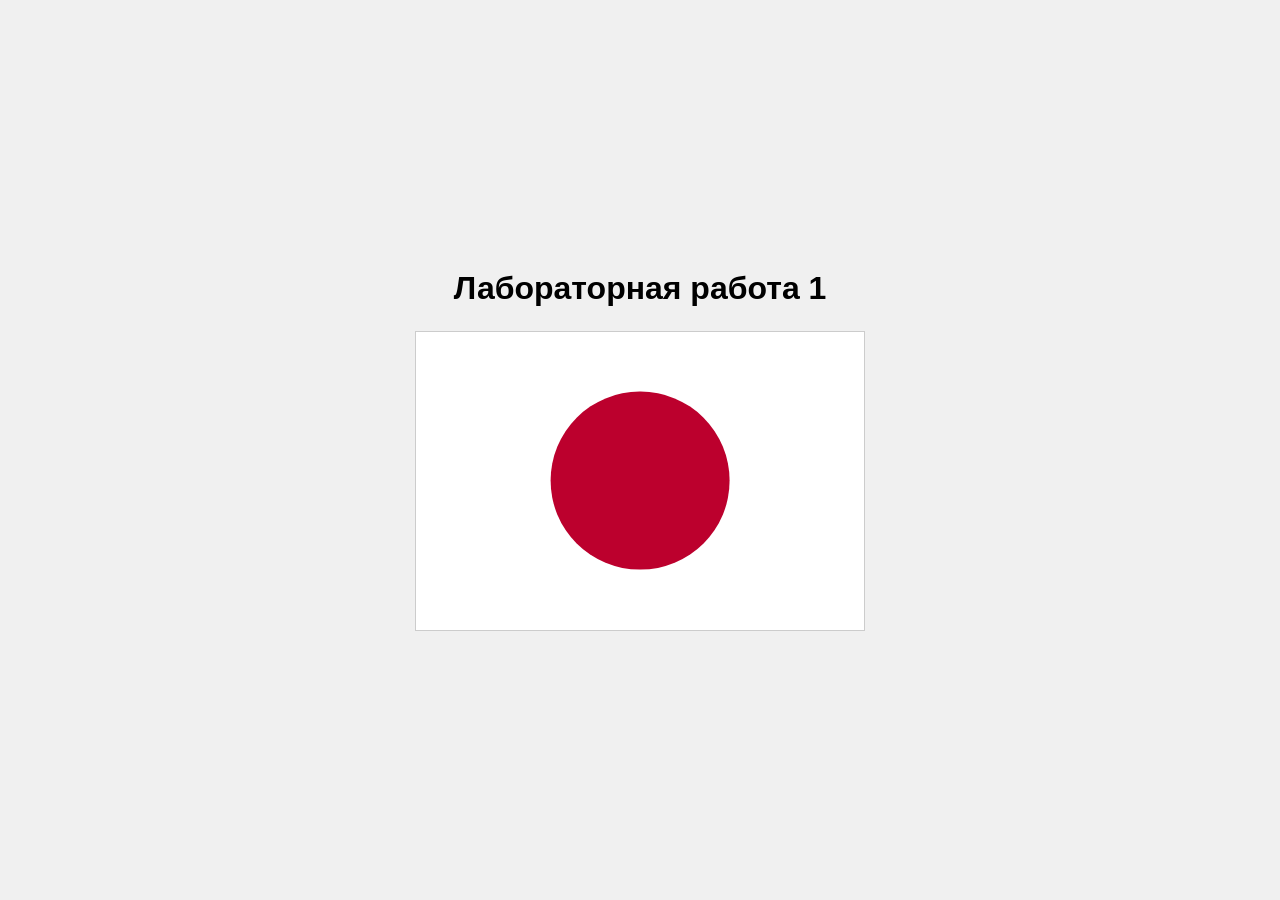
<file: alymov.alexander/lab1/index.html>
<!doctype html>
<html lang="ru">
  <head>
    <meta charset="UTF-8" />
    <meta name="viewport" content="width=device-width, initial-scale=1.0" />
    <title>Лабораторная работа 1</title>
    <link rel="stylesheet" href="styles.css" />
  </head>
  <body>
    <main>
      <h1>Лабораторная работа 1</h1>
      <div class="flag">
        <div class="flag-circle"></div>
      </div>
    </main>
  </body>
</html>
</file>
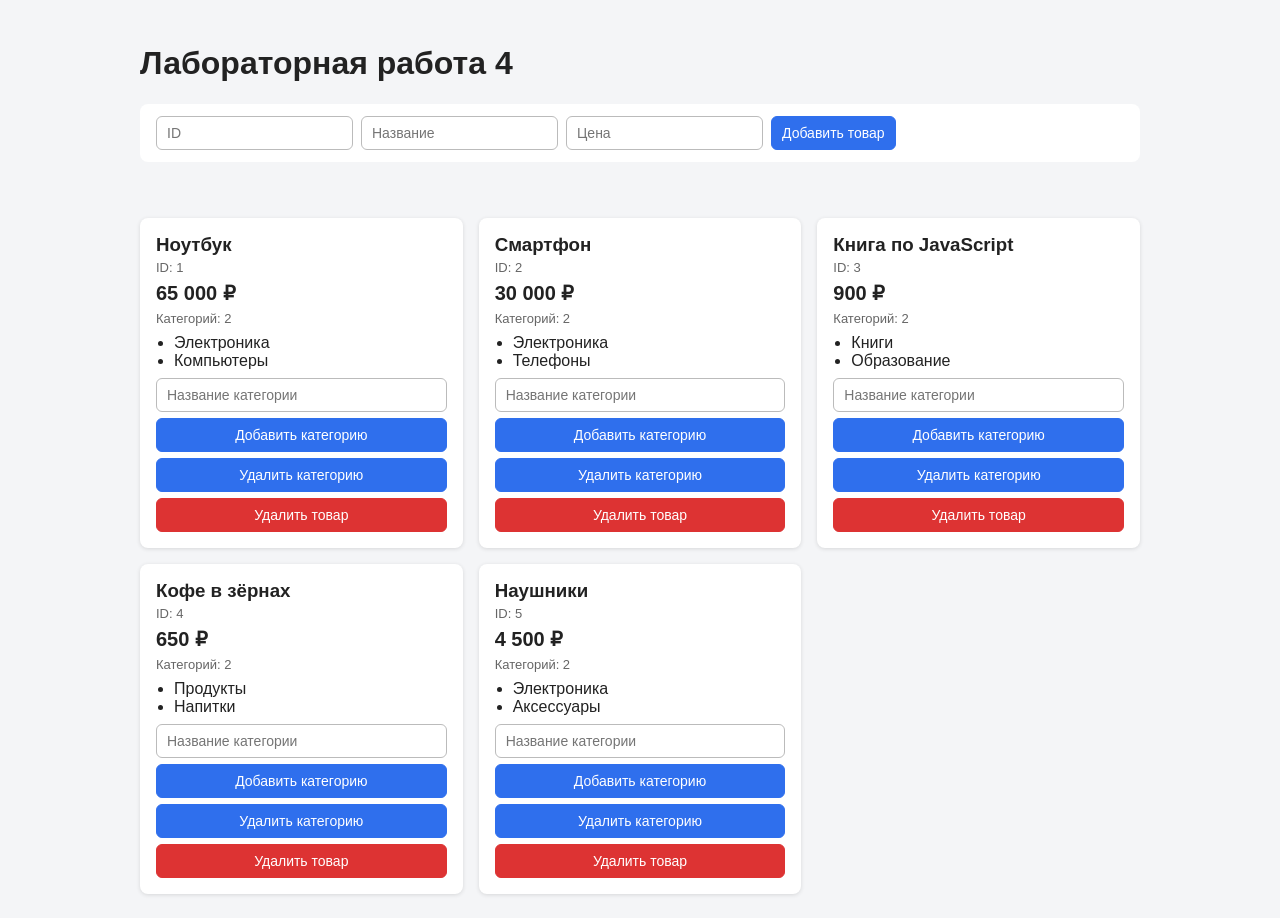
<file: alymov.alexander/lab4/index.html>
<!doctype html>
<html lang="ru">
  <head>
    <meta charset="UTF-8" />
    <meta name="viewport" content="width=device-width, initial-scale=1.0" />
    <title>Лабораторная работа 4</title>
    <link rel="stylesheet" href="styles.css" />
  </head>
  <body>
    <main>
      <h1>Лабораторная работа 4</h1>
      <form data-testid="entity-form">
        <input
          type="text"
          name="id"
          placeholder="ID"
          inputmode="numeric"
          aria-label="ID"
        />
        <input
          type="text"
          name="name"
          placeholder="Название"
          aria-label="Название"
        />
        <input
          type="text"
          name="price"
          placeholder="Цена"
          inputmode="decimal"
          aria-label="Цена"
        />
        <button type="submit">Добавить товар</button>
      </form>
      <p data-testid="status" class="status" role="status"></p>
      <section
        data-testid="entity-list"
        aria-label="Список элементов"
      ></section>
    </main>
    <script type="module" src="main.js"></script>
  </body>
</html>
</file>
<file: alymov.alexander/lab1/styles.css>
* {
  box-sizing: border-box;
}

:root {
  --flag-width: 450px;
}

body {
  margin: 0;
  font-family: Arial, sans-serif;
  background: #f0f0f0;
}

main {
  min-height: 100vh;
  display: flex;
  flex-direction: column;
  justify-content: center;
  align-items: center;
  gap: 24px;
}

h1 {
  margin: 0;
}

.flag {
  position: relative;
  width: var(--flag-width);
  max-width: 100%;
  aspect-ratio: 3 / 2;
  background: #fff;
  border: 1px solid #ccc;
}

.flag-circle {
  position: absolute;
  top: 50%;
  left: 50%;
  transform: translate(-50%, -50%);
  height: 60%;
  aspect-ratio: 1 / 1;
  border-radius: 50%;
  background: #bc002d;
}
</file>
<file: alymov.alexander/lab4/styles.css>
* {
  box-sizing: border-box;
}

body {
  margin: 0;
  padding: 24px;
  font-family: Arial, sans-serif;
  background: #f4f5f7;
  color: #222;
}

main {
  max-width: 1000px;
  margin: 0 auto;
}

form {
  display: flex;
  flex-wrap: wrap;
  gap: 8px;
  padding: 12px 16px;
  margin-bottom: 8px;
  background: #fff;
  border-radius: 8px;
}

input,
button {
  padding: 8px 10px;
  font-size: 14px;
  border: 1px solid #bbb;
  border-radius: 6px;
}

button {
  background: #2f6fed;
  color: #fff;
  border-color: #2f6fed;
  cursor: pointer;
}

button:hover {
  background: #1f58c7;
}

.danger {
  background: #d33;
  border-color: #d33;
}

.danger:hover {
  background: #b22;
}

.status {
  min-height: 1.5em;
  color: #2a7a2a;
}

.status-error {
  color: #c22;
}

[data-testid='entity-list'] {
  display: grid;
  grid-template-columns: repeat(auto-fill, minmax(260px, 1fr));
  gap: 16px;
}

.card {
  padding: 16px;
  background: #fff;
  border-radius: 8px;
  box-shadow: 0 1px 4px rgb(0 0 0 / 0.12);
}

.card-title {
  margin: 0 0 4px;
}

.card-meta {
  margin: 2px 0;
  color: #666;
  font-size: 13px;
}

.card-price {
  margin: 6px 0;
  font-size: 20px;
  font-weight: bold;
}

.card-categories {
  padding-left: 18px;
  margin: 8px 0;
}

.card-empty {
  margin-left: -18px;
  color: #999;
  list-style: none;
}

.card-actions {
  display: flex;
  flex-direction: column;
  gap: 6px;
}

.empty {
  color: #777;
}
</file>
